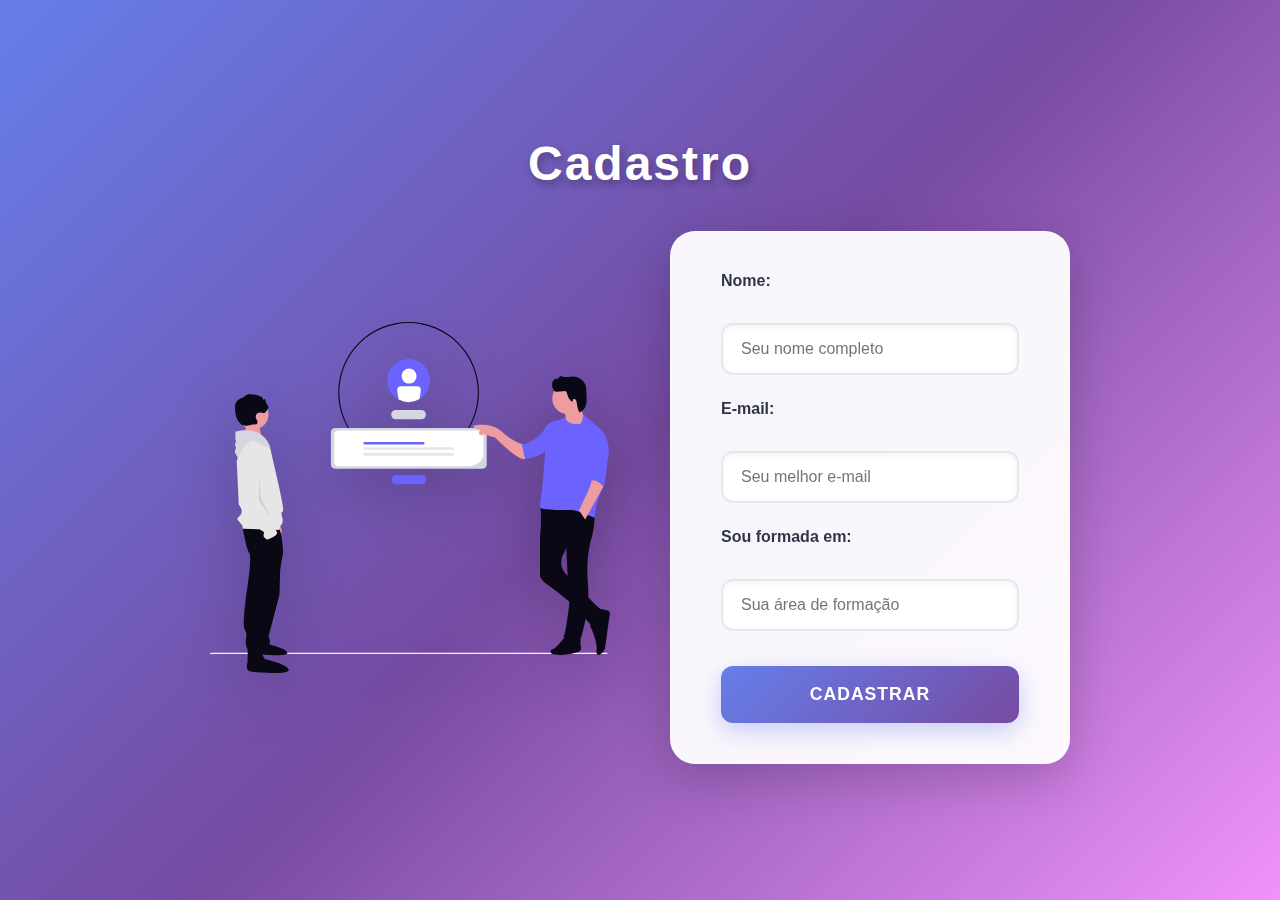
<file: formulario/index.html>
<!DOCTYPE html>
<html lang="pt-br">
<head>
    <meta charset="UTF-8">
    <title>Formulário de Cadastro</title>
    <link rel="stylesheet" href="style.css">
</head>
<body>
    <h1 id="cadastro">Cadastro</h1>
    
    <div class="container">
        <img src="./img/undraw_referral_ihsd.svg" alt="Imagem de Cadastro">
        
        <div class="form-section">
            <form action="https://formsubmit.co/dannye.menezes@hotmail.com" method="POST">
                <label for="nome">Nome:</label>
                <input type="text" id="nome" name="nome" placeholder="Seu nome completo" required>

                <label for="email">E-mail:</label>
                <input type="email" id="email" name="email" placeholder="Seu melhor e-mail" required>

                <label for="formacao">Sou formada em:</label>
                <input type="text" id="formacao" name="formacao" placeholder="Sua área de formação" required>

                <input type="hidden" name="_next" value="sucesso.html">
                <input type="hidden" name="_error" value="erro.html">
                <button type="submit">Cadastrar</button>
            </form>
        </div>
    </div>
</body>
</html>
</file>
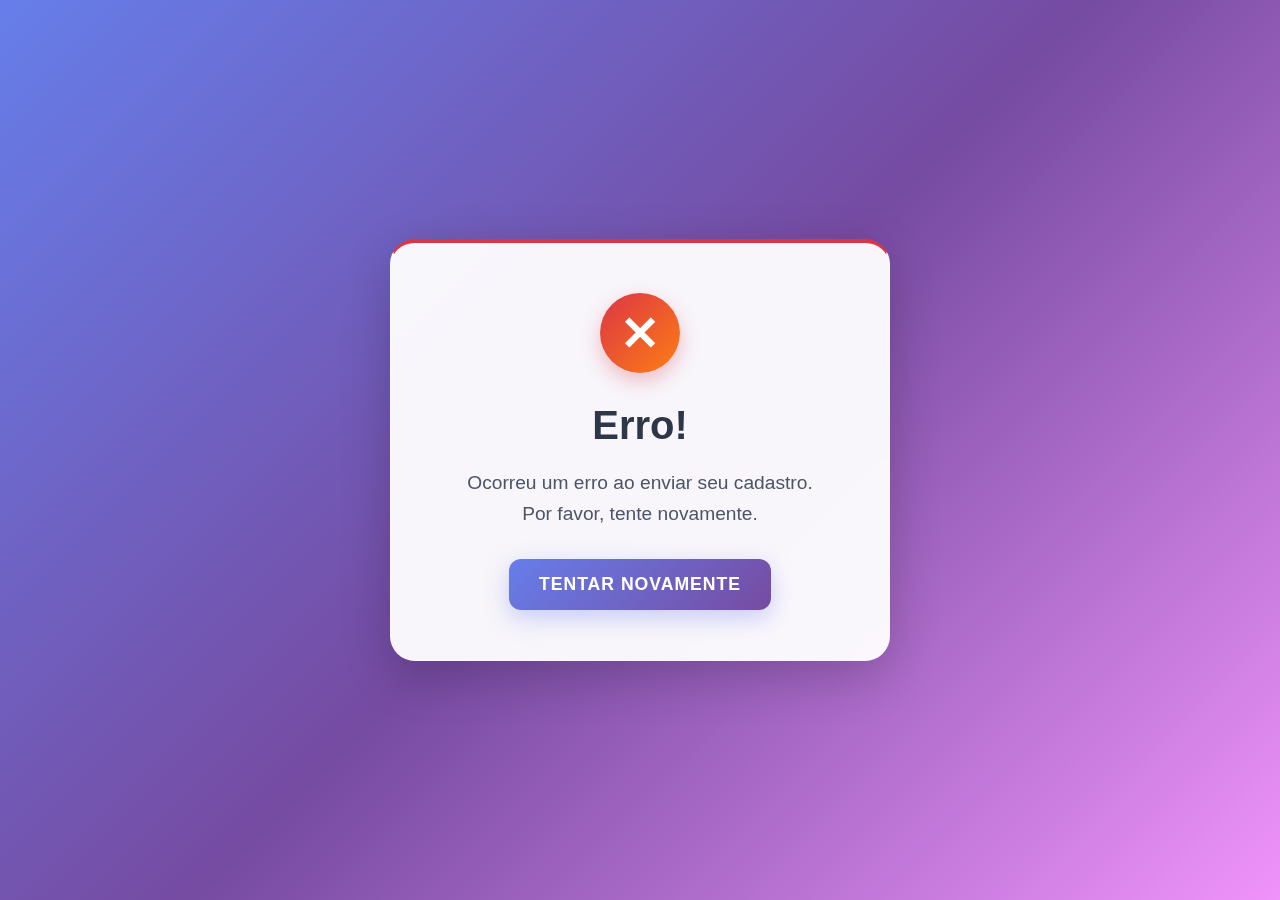
<file: formulario/erro.html>
<!DOCTYPE html>
<html lang="pt-br">
<head>
    <meta charset="UTF-8">
    <title>Erro!</title>
    <link rel="stylesheet" href="style.css">
</head>
<body>
    <div class="mensagem erro">
        <div class="icone-erro">✕</div>
        <h1>Erro!</h1>
        <p>Ocorreu um erro ao enviar seu cadastro. Por favor, tente novamente.</p>
        <a href="index.html" class="botao-voltar">Tentar novamente</a>
    </div>
</body>
</html>
</file>
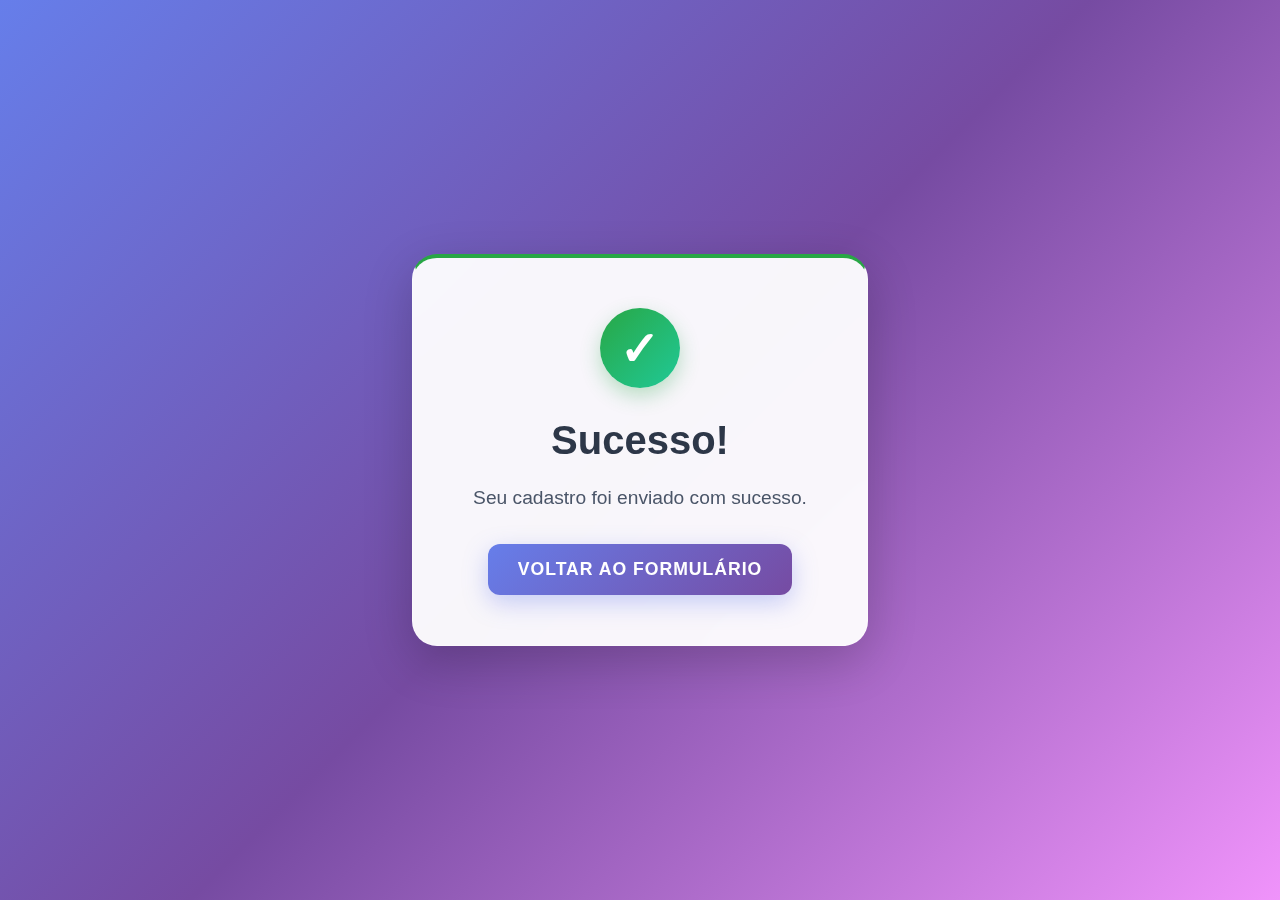
<file: formulario/sucesso.html>
<!DOCTYPE html>
<html lang="pt-br">
<head>
    <meta charset="UTF-8">
    <title>Sucesso!</title>
    <link rel="stylesheet" href="style.css">
</head>
<body>
    <div class="mensagem sucesso">
        <div class="icone-sucesso">✓</div>
        <h1>Sucesso!</h1>
        <p>Seu cadastro foi enviado com sucesso.</p>
        <a href="index.html" class="botao-voltar">Voltar ao formulário</a>
    </div>
</body>
</html>
</file>
<file: formulario/style.css>
* {
    margin: 0;
    padding: 0;
    box-sizing: border-box;
}

body {
    min-height: 100vh;
    background: linear-gradient(135deg, #667eea 0%, #764ba2 50%, #f093fb 100%);
    font-family: 'Segoe UI', Tahoma, Geneva, Verdana, sans-serif;
    display: flex;
    flex-direction: column;
    align-items: center;
    justify-content: center;
    padding: 20px;
}

#cadastro {
    color: #fff;
    margin-bottom: 40px;
    letter-spacing: 2px;
    font-size: 3rem;
    font-weight: 700;
    text-shadow: 2px 4px 8px rgba(0,0,0,0.3);
    text-align: center;
}

.container {
    display: flex;
    align-items: center;
    justify-content: center;
    gap: 60px;
    max-width: 1100px;
    width: 100%;
}

img {
    max-width: 400px;
    width: 100%;
    height: auto;
    filter: drop-shadow(0 15px 30px rgba(0,0,0,0.2));
    flex-shrink: 0;
}

.form-section {
    display: flex;
    flex-direction: column;
    align-items: center;
    flex-shrink: 0;
}

form {
    background: rgba(255, 255, 255, 0.95);
    backdrop-filter: blur(10px);
    padding: 40px 50px;
    border-radius: 25px;
    box-shadow: 0 15px 50px rgba(0,0,0,0.2);
    min-width: 400px;
    max-width: 450px;
    display: flex;
    flex-direction: column;
    gap: 25px;
    border: 1px solid rgba(255,255,255,0.4);
}

label {
    font-weight: 600;
    color: #2d3748;
    margin-bottom: 8px;
    font-size: 1rem;
    display: block;
}

input[type="text"],
input[type="email"] {
    padding: 15px 18px;
    border: 2px solid #e2e8f0;
    border-radius: 12px;
    font-size: 1rem;
    background: #fff;
    outline: none;
    box-shadow: inset 0 2px 6px rgba(0,0,0,0.05);
    width: 100%;
}

input[type="text"]:focus,
input[type="email"]:focus {
    border-color: #667eea;
    box-shadow: 0 0 0 4px rgba(102, 126, 234, 0.15);
}

button[type="submit"] {
    background: linear-gradient(135deg, #667eea 0%, #764ba2 100%);
    color: #fff;
    border: none;
    padding: 18px 25px;
    border-radius: 12px;
    font-size: 1.1rem;
    font-weight: 600;
    cursor: pointer;
    margin-top: 10px;
    box-shadow: 0 8px 25px rgba(102, 126, 234, 0.35);
    text-transform: uppercase;
    letter-spacing: 1px;
}

button[type="submit"]:hover {
    background: linear-gradient(135deg, #5a67d8 0%, #6b46c1 100%);
}

/* Estilos para páginas de sucesso e erro */
.mensagem {
    background: rgba(255, 255, 255, 0.95);
    backdrop-filter: blur(10px);
    padding: 50px 60px;
    border-radius: 25px;
    box-shadow: 0 15px 50px rgba(0,0,0,0.2);
    max-width: 500px;
    text-align: center;
    border: 1px solid rgba(255,255,255,0.4);
}

.sucesso {
    border-top: 4px solid #28a745;
}

.erro {
    border-top: 4px solid #dc3545;
}

.icone-sucesso {
    width: 80px;
    height: 80px;
    background: linear-gradient(135deg, #28a745, #20c997);
    color: #fff;
    border-radius: 50%;
    display: flex;
    align-items: center;
    justify-content: center;
    font-size: 3rem;
    font-weight: bold;
    margin: 0 auto 30px auto;
    box-shadow: 0 8px 20px rgba(40, 167, 69, 0.3);
}

.icone-erro {
    width: 80px;
    height: 80px;
    background: linear-gradient(135deg, #dc3545, #fd7e14);
    color: #fff;
    border-radius: 50%;
    display: flex;
    align-items: center;
    justify-content: center;
    font-size: 3rem;
    font-weight: bold;
    margin: 0 auto 30px auto;
    box-shadow: 0 8px 20px rgba(220, 53, 69, 0.3);
}

.mensagem h1 {
    color: #2d3748;
    font-size: 2.5rem;
    margin-bottom: 20px;
    font-weight: 700;
}

.mensagem p {
    color: #4a5568;
    font-size: 1.2rem;
    margin-bottom: 30px;
    line-height: 1.6;
}

.botao-voltar {
    background: linear-gradient(135deg, #667eea 0%, #764ba2 100%);
    color: #fff;
    text-decoration: none;
    padding: 15px 30px;
    border-radius: 12px;
    font-size: 1.1rem;
    font-weight: 600;
    text-transform: uppercase;
    letter-spacing: 1px;
    box-shadow: 0 8px 25px rgba(102, 126, 234, 0.35);
    display: inline-block;
    transition: all 0.3s ease;
}

.botao-voltar:hover {
    background: linear-gradient(135deg, #5a67d8 0%, #6b46c1 100%);
    transform: translateY(-2px);
    box-shadow: 0 10px 30px rgba(102, 126, 234, 0.45);
}

/* Responsividade */
@media (max-width: 768px) {
    .container {
        flex-direction: column;
        gap: 40px;
        padding: 0 15px;
    }
    
    img {
        max-width: 300px;
        order: 2;
    }
    
    .form-section {
        order: 1;
    }
    
    #cadastro {
        font-size: 2.5rem;
        margin-bottom: 30px;
    }
    
    form {
        min-width: 350px;
        padding: 35px 40px;
    }
    
    .mensagem {
        padding: 40px 30px;
        max-width: 400px;
    }
    
    .mensagem h1 {
        font-size: 2rem;
    }
    
    .icone-sucesso,
    .icone-erro {
        width: 60px;
        height: 60px;
        font-size: 2rem;
        margin-bottom: 20px;
    }
}

@media (max-width: 480px) {
    form {
        min-width: 320px;
        padding: 30px 35px;
    }
    
    #cadastro {
        font-size: 2rem;
        margin-bottom: 25px;
    }
    
    img {
        max-width: 250px;
    }
    
    .mensagem {
        padding: 30px 25px;
        max-width: 320px;
    }
    
    .mensagem h1 {
        font-size: 1.8rem;
    }
    
    .mensagem p {
        font-size: 1rem;
    }
}
</file>
